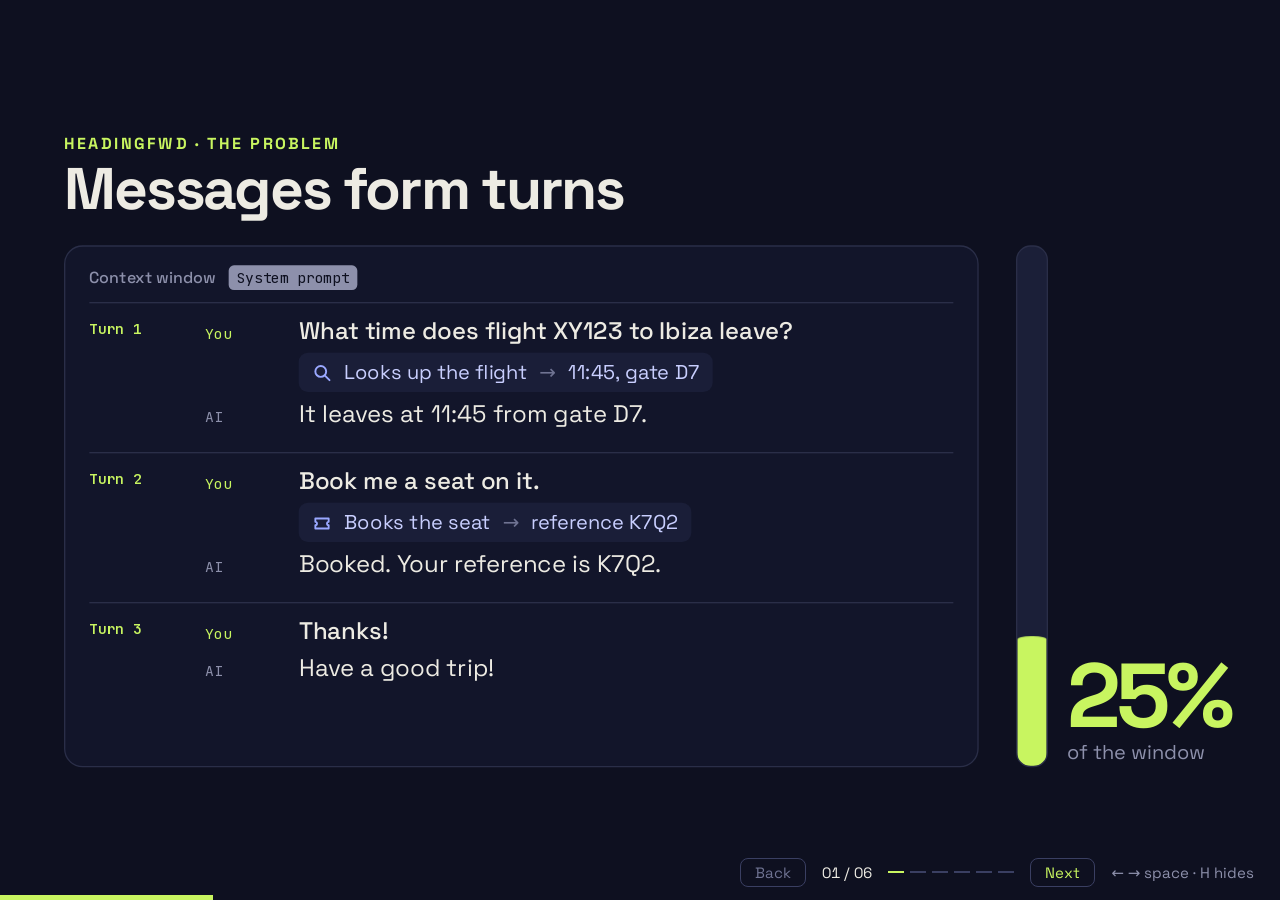
<file: docs/motion-graph/index.html>
<!doctype html>
<html lang="en">
<head>
<meta charset="utf-8">
<meta name="viewport" content="width=device-width, initial-scale=1">
<title>Conversation cluster memory</title>
<link rel="stylesheet" href="design-system/tokens.css">
<link rel="stylesheet" href="theme.css">
<style>
  /* Made for a 16:9 video that is watched on a phone, where the frame shrinks to a fifth.
     So: few elements, large type. Every slide is laid out on a fixed 1920x1080 stage that is
     scaled to fit the window; all sizes below are in stage pixels. */
  html, body { height: 100%; margin: 0; overflow: hidden; background: var(--mg-bg); }
  body { font-family: var(--mg-font); color: var(--mg-ink); }

  .stage {
    position: absolute;
    left: 50%;
    top: 50%;
    width: 1920px;
    height: 1080px;
    transform: translate(-50%, -50%) scale(var(--s, 1));
  }
  .sr-only { position: absolute; width: 1px; height: 1px; overflow: hidden; clip-path: inset(50%); }

  /* Slide frame and caption */
  .slide { width: 100%; height: 100%; box-sizing: border-box; padding: 64px 96px; display: flex; flex-direction: column; gap: 40px; }
  .head { display: flex; flex-direction: column; gap: 10px; }
  .eyebrow { margin: 0; font-size: 24px; font-weight: 700; letter-spacing: 0.16em; text-transform: uppercase; color: var(--mg-accent); }
  .title { margin: 0; font-size: 88px; font-weight: 700; letter-spacing: -0.035em; line-height: 1; }
  .title.small { font-size: 80px; }
  .sub { margin: 6px 0 0; font-size: 34px; color: var(--mg-muted); }
  .body { flex-grow: 1; display: flex; gap: 56px; min-height: 0; }
  svg { display: block; flex-shrink: 0; }

  /* Context window */
  .window { flex-grow: 1; min-width: 0; border: 2px solid var(--mg-line); border-radius: 28px; padding: 28px 36px; display: flex; flex-direction: column; gap: 18px; background: var(--mg-panel); }
  .window.rows { gap: 14px; }
  .window-head { display: flex; align-items: center; gap: 20px; }
  .window-head.ruled { padding-bottom: 10px; border-bottom: 2px solid var(--mg-line); }
  .window-label { font-size: 24px; font-weight: 500; color: var(--mg-muted); }
  .chip-sys { font-family: var(--mg-mono); font-size: 22px; color: var(--mg-bg); background: var(--mg-muted); border-radius: 8px; padding: 4px 12px; }

  /* Slide 1: whole turns */
  .turn { display: grid; grid-template-columns: 150px minmax(0, 1fr); column-gap: 24px; padding-top: 6px; border-top: 2px solid var(--mg-line); }
  .turn-num { font-family: var(--mg-mono); font-size: 22px; font-weight: 600; color: var(--mg-accent); padding-top: 18px; }
  .turn-msgs { display: flex; flex-direction: column; gap: 10px; padding: 12px 0 16px; }
  .msg { display: flex; align-items: baseline; gap: 20px; }
  .role { width: 120px; flex-shrink: 0; font-family: var(--mg-mono); font-size: 22px; color: var(--mg-muted); }
  .role.you { color: var(--mg-accent); }
  .text { font-size: 36px; }
  .text.you { font-weight: 500; }
  .lookup { margin-left: 140px; align-self: flex-start; display: flex; align-items: center; gap: 18px; background: var(--mg-panel-raised); border-radius: 14px; padding: 10px 20px; font-size: 30px; color: var(--mg-lookup-text); }
  .lookup svg { width: 30px; height: 30px; color: var(--mg-lookup); }
  .lookup .then { color: var(--mg-faint); }

  /* Fill meter */
  .meter { width: 300px; flex-shrink: 0; display: flex; gap: 28px; }
  .meter-track { position: relative; width: 44px; border-radius: 22px; background: var(--mg-track); border: 2px solid var(--mg-line); overflow: hidden; }
  .meter-fill { position: absolute; inset: 0; background: var(--mg-accent); border-radius: 20px; transform-origin: center bottom; }
  .meter-text { display: flex; flex-direction: column; justify-content: flex-end; gap: 4px; padding-bottom: 4px; }
  .meter-was { font-size: 26px; color: var(--mg-muted); }
  .meter-nums { position: relative; height: 124px; }
  .meter-num { position: absolute; left: 0; bottom: 0; font-size: 136px; font-weight: 700; letter-spacing: -0.05em; line-height: 0.9; color: var(--mg-accent); }
  .meter-caption { font-size: 30px; color: var(--mg-muted); }

  /* Slides 2 and 6: one row per turn */
  .row { display: flex; align-items: center; gap: 24px; min-height: 46px; }
  .row-num { width: 110px; flex-shrink: 0; font-family: var(--mg-mono); font-size: 22px; font-weight: 600; color: var(--mg-accent); }
  .row-q { min-width: 0; font-size: 30px; font-weight: 500; white-space: nowrap; overflow: hidden; text-overflow: ellipsis; }
  .row.old .row-num { color: var(--mg-faint); }
  .row.old .row-q { color: var(--mg-soft); }
  .tag { flex-shrink: 0; display: flex; align-items: center; gap: 10px; background: var(--mg-panel-raised); border-radius: 10px; padding: 4px 14px; font-size: 22px; color: var(--mg-lookup-text); white-space: nowrap; }
  .tag svg { width: 20px; height: 20px; color: var(--mg-lookup); }
  .row.compact { min-height: 36px; gap: 18px; }
  .row.compact .row-num { width: 100px; font-size: 20px; }
  .row.compact .row-q { font-size: 26px; }
  .row.compact .tag { gap: 8px; padding: 3px 12px; font-size: 19px; }
  .row.compact .tag svg { width: 18px; height: 18px; }

  /* Slides 3 and 4: cost per question */
  .chart { flex-grow: 1; min-width: 0; display: flex; flex-direction: column; gap: 18px; }
  .chart-label { font-family: var(--mg-mono); font-size: 24px; font-weight: 600; color: var(--mg-muted); }
  .plot { position: relative; flex-grow: 1; min-height: 0; display: flex; align-items: flex-end; gap: 32px; border-bottom: 3px solid var(--mg-line-strong); }
  .plot.dense { gap: 22px; }
  .col { flex: 1 1 0; height: 100%; display: flex; flex-direction: column; justify-content: flex-end; align-items: center; gap: 12px; }
  .bar { width: 100%; background: var(--mg-bar); border-radius: 10px 10px 0 0; }
  .bar.first { background: var(--mg-soft); }
  .bar.hot { background: var(--mg-accent); }
  .bar.next { background: var(--mg-bar-strong); }
  .bar.full { background: var(--mg-danger); }
  .bar-label { font-size: 40px; font-weight: 700; letter-spacing: -0.03em; line-height: 1; color: var(--mg-soft); }
  .bar-label.big { font-size: 72px; color: var(--mg-accent); }
  .axis { display: flex; justify-content: space-between; align-items: baseline; font-size: 32px; font-weight: 500; }
  .axis .later { color: var(--mg-muted); }
  .limit { position: absolute; left: 0; right: 0; bottom: 90%; border-top: 3px dashed var(--mg-danger); }
  .limit-label { position: absolute; left: 0; bottom: calc(90% + 12px); font-family: var(--mg-mono); font-size: 24px; font-weight: 600; color: var(--mg-danger); }

  .ask { width: 520px; flex-shrink: 0; display: flex; flex-direction: column; justify-content: center; gap: 28px; }
  .ask-label { font-family: var(--mg-mono); font-size: 24px; font-weight: 600; color: var(--mg-accent); }
  .ask-q { margin: 0; font-size: 60px; font-weight: 700; letter-spacing: -0.03em; line-height: 1.1; }
  .error { align-self: flex-start; display: flex; align-items: center; gap: 18px; border: 3px solid var(--mg-danger); border-radius: 18px; padding: 20px 26px; font-size: 36px; font-weight: 700; color: var(--mg-danger); }
  .error svg { width: 36px; height: 36px; }
  .error.small { padding: 16px 22px; font-size: 30px; }
  .error.small svg { width: 30px; height: 30px; }

  /* Slide 5: today versus one way to solve it */
  .today { width: 700px; flex-shrink: 0; box-sizing: border-box; background: var(--mg-danger-ground); border: 2px solid var(--mg-danger-line); border-radius: 28px; padding: 48px; display: flex; flex-direction: column; justify-content: space-between; }
  .today-label { font-family: var(--mg-mono); font-size: 26px; font-weight: 600; color: var(--mg-danger-text); }
  .today-mid { display: flex; flex-direction: column; gap: 22px; }
  .today-q { margin: 0; font-size: 40px; font-weight: 500; color: var(--mg-body); }
  .statement { margin: 0; font-size: 64px; font-weight: 700; letter-spacing: -0.035em; line-height: 1.05; }
  .pointer { display: flex; align-items: center; color: var(--mg-faint); }
  .pointer svg { width: 56px; height: 56px; }
  .ideas { flex-grow: 1; display: flex; flex-direction: column; justify-content: center; gap: 36px; padding: 16px 0; }
  .ideas-label { font-family: var(--mg-mono); font-size: 26px; font-weight: 600; color: var(--mg-accent); }
  .idea { display: flex; align-items: flex-start; gap: 32px; }
  .idea-num { width: 72px; flex-shrink: 0; font-size: 80px; font-weight: 700; letter-spacing: -0.05em; line-height: 0.9; color: var(--mg-accent); }
  .idea-text { display: flex; flex-direction: column; gap: 6px; }
  .idea-title { font-size: 48px; font-weight: 700; letter-spacing: -0.02em; line-height: 1.1; }
  .idea-sub { font-size: 28px; color: var(--mg-muted); }

  /* Slide 6: archive and current conversation */
  .archive { width: 540px; flex-shrink: 0; box-sizing: border-box; background: var(--mg-archive); border: 3px dashed var(--mg-line-strong); border-radius: 28px; padding: 26px 28px; display: flex; flex-direction: column; gap: 16px; }
  .zone-head { display: flex; align-items: center; gap: 14px; font-size: 40px; font-weight: 700; }
  .zone-head svg { width: 34px; height: 34px; color: var(--mg-soft); }
  .zone-sub { margin-top: -6px; font-size: 26px; color: var(--mg-muted); }
  .topic { border: 2px solid var(--mg-line); background: var(--mg-panel); border-radius: 20px; padding: 18px 22px; display: flex; flex-direction: column; gap: 8px; }
  .topic-name { font-size: 34px; font-weight: 700; }
  .topic-items { font-size: 24px; color: var(--mg-soft); }
  .hit { background: var(--mg-accent-soft); border: 2px solid var(--mg-accent); border-radius: 12px; padding: 8px 14px; font-size: 26px; font-weight: 600; }
  .bridge { width: 170px; flex-shrink: 0; display: flex; flex-direction: column; align-items: center; justify-content: center; gap: 10px; text-align: center; }
  .bridge-label { font-family: var(--mg-mono); font-size: 22px; font-weight: 600; color: var(--mg-accent); }
  .bridge svg { width: 130px; height: 40px; color: var(--mg-accent); }
  .bridge-sub { font-size: 22px; color: var(--mg-muted); }
  .window.convo { padding: 24px 32px; gap: 10px; }
  .convo-title { font-size: 30px; font-weight: 700; }
  .found { margin-top: 6px; display: flex; align-items: center; gap: 14px; background: var(--mg-accent-soft); border: 2px solid var(--mg-accent); border-radius: 14px; padding: 10px 18px; font-size: 28px; font-weight: 600; }
  .found svg { width: 26px; height: 26px; color: var(--mg-accent); }
  .exchange { margin-top: auto; display: flex; flex-direction: column; gap: 8px; border-top: 2px solid var(--mg-line); padding-top: 14px; }
  .exchange .msg { gap: 18px; }
  .exchange .role { width: 100px; font-size: 20px; }
  .exchange .text { font-size: 32px; }
  .exchange .text.you { font-weight: 600; }

  /* Controls: hidden with H while recording */
  #progress { position: absolute; left: 0; bottom: 0; height: 0.6vh; background: var(--mg-accent); transition: width 0.4s ease; }
  .controls { position: absolute; right: 2vw; bottom: 1.5vh; display: flex; align-items: center; gap: 16px; font-size: 15px; color: var(--mg-muted); }
  .controls[hidden] { display: none; }
  .btn { font: inherit; color: var(--mg-accent); background: transparent; border: 1px solid var(--mg-line-strong); border-radius: 8px; padding: 4px 14px; cursor: pointer; }
  .btn:hover:not(:disabled) { border-color: var(--mg-accent); }
  .btn:focus-visible { outline: 1px solid var(--mg-accent); outline-offset: 2px; }
  .btn:disabled { color: var(--mg-faint); cursor: default; }
  .indicator { color: var(--mg-ink); font-variant-numeric: tabular-nums; }
  .ticks { display: flex; gap: 6px; margin: 0; padding: 0; list-style: none; }
  .ticks li { width: 16px; height: 2px; background: var(--mg-line-strong); }
  .ticks li.on { background: var(--mg-accent); }

  /* Animations: every one runs once and holds its end state. No timers, no loops. */
  .anim {
    animation-duration: var(--dur, 600ms);
    animation-delay: var(--d, 0ms);
    animation-fill-mode: both;
    animation-iteration-count: 1;
    animation-timing-function: cubic-bezier(0.2, 0.7, 0.2, 1);
  }
  .a-fade { animation-name: fade; }
  .a-rise { animation-name: rise; }
  .a-pop { animation-name: pop; transform-origin: center; }
  .a-grow { animation-name: grow; transform-origin: left center; }
  .a-grow-up { animation-name: grow-up; transform-origin: center bottom; --dur: 500ms; }
  .a-light { animation-name: light; --dur: 700ms; }

  @keyframes fade { from { opacity: 0; } }
  @keyframes rise { from { opacity: 0; transform: translateY(24px); } }
  @keyframes pop { from { opacity: 0; transform: scale(0.4); } }
  @keyframes grow { from { transform: scaleX(0); } }
  @keyframes grow-up { from { transform: scaleY(0); } }
  @keyframes light { from { background: var(--mg-panel-raised); border-color: var(--mg-panel-raised); } }

  @media (prefers-reduced-motion: reduce) {
    .anim { animation-duration: 1ms !important; animation-delay: 0ms !important; }
  }
</style>
</head>
<body>
<main class="surface">
  <div class="stage"></div>
  <p class="sr-only" id="step-title" aria-live="polite"></p>
  <div id="progress"></div>
  <nav class="controls" aria-label="Steps">
    <button class="btn" type="button" data-dir="-1">Back</button>
    <span class="indicator" data-testid="step-indicator"></span>
    <ol class="ticks" aria-hidden="true"></ol>
    <button class="btn" type="button" data-dir="1">Next</button>
    <span>← → space · H hides</span>
  </nav>
</main>

<script>
"use strict";

const stage = document.querySelector(".stage");
const liveTitle = document.getElementById("step-title");
const controls = document.querySelector(".controls");
const indicator = document.querySelector(".indicator");
const ticks = document.querySelector(".ticks");
const [backButton, nextButton] = controls.querySelectorAll(".btn");
const REDUCED = matchMedia("(prefers-reduced-motion: reduce)").matches;

/* ---------- small builders ---------- */

function h(parent, tag, cls, text) {
  const el = document.createElement(tag);
  if (cls) el.className = cls;
  if (text !== undefined) el.textContent = text;
  parent.appendChild(el);
  return el;
}

// Give an element a one-shot animation, with a delay in ms and optional custom properties.
function anim(el, name, delay = 0, vars = {}) {
  el.classList.add("anim", "a-" + name);
  el.style.setProperty("--d", delay + "ms");
  for (const [key, value] of Object.entries(vars)) el.style.setProperty("--" + key, value);
  return el;
}

// Line icons; they take their colour from the CSS `color` of their parent.
const ICONS = {
  search: '<svg viewBox="0 0 24 24" fill="none" stroke="currentColor" stroke-width="2.3" stroke-linecap="round" aria-hidden="true"><circle cx="10.5" cy="10.5" r="6.5"/><path d="M15.5 15.5 21 21"/></svg>',
  ticket: '<svg viewBox="0 0 24 24" fill="none" stroke="currentColor" stroke-width="2.2" stroke-linecap="round" stroke-linejoin="round" aria-hidden="true"><path d="M4 7h16v4a2 2 0 0 0 0 4v4H4v-4a2 2 0 0 0 0-4z"/></svg>',
  cross: '<svg viewBox="0 0 24 24" fill="none" stroke="currentColor" stroke-width="2.6" stroke-linecap="round" aria-hidden="true"><path d="M6 6l12 12M18 6 6 18"/></svg>',
  arrow: '<svg viewBox="0 0 24 24" fill="none" stroke="currentColor" stroke-width="2" stroke-linecap="round" stroke-linejoin="round" aria-hidden="true"><path d="M4 12h15M13 6l6 6-6 6"/></svg>',
  long: '<svg viewBox="0 0 130 40" fill="none" stroke="currentColor" stroke-width="4" stroke-linecap="round" stroke-linejoin="round" aria-hidden="true"><path d="M6 20h112M98 6l20 14-20 14"/></svg>',
  archive: '<svg viewBox="0 0 24 24" fill="none" stroke="currentColor" stroke-width="2" stroke-linecap="round" stroke-linejoin="round" aria-hidden="true"><rect x="3" y="4" width="18" height="5" rx="1"/><path d="M5 9v10a1 1 0 0 0 1 1h12a1 1 0 0 0 1-1V9M10 13h4"/></svg>',
};

function icon(parent, name) {
  parent.insertAdjacentHTML("beforeend", ICONS[name]);
  return parent.lastElementChild;
}

const pad = (i) => String(i).padStart(2, "0");

/* ---------- shared pieces ---------- */

function caption(slide, step) {
  const head = h(slide, "header", "head");
  anim(h(head, "p", "eyebrow", "HeadingFWD · " + step.section), "rise", 0);
  anim(h(head, "h1", step.small ? "title small" : "title", step.title), "rise", 80);
  if (step.sub) anim(h(head, "p", "sub", step.sub), "rise", 160);
}

function windowPanel(parent, cls = "window", ruled = false) {
  const win = h(parent, "section", cls);
  const head = h(win, "div", ruled ? "window-head ruled" : "window-head");
  h(head, "span", "window-label", "Context window");
  h(head, "span", "chip-sys", "System prompt");
  return win;
}

// Fill meter beside the window. steps: [[ms, percent], ...]; the first is the start.
function meter(parent, steps, was) {
  const T = steps[steps.length - 1][0] + 300;
  const duration = REDUCED ? 1 : T;
  const box = h(parent, "aside", "meter");
  const fill = h(h(box, "div", "meter-track"), "div", "meter-fill");
  const frames = [{ transform: `scaleY(${steps[0][1] / 100})`, offset: 0 }];
  for (let k = 1; k < steps.length; k++) {
    frames.push({ transform: `scaleY(${steps[k - 1][1] / 100})`, offset: steps[k][0] / T });
    frames.push({ transform: `scaleY(${steps[k][1] / 100})`, offset: (steps[k][0] + 250) / T });
  }
  frames.push({ transform: `scaleY(${steps[steps.length - 1][1] / 100})`, offset: 1 });
  fill.animate(frames, { duration, fill: "both" });

  const text = h(box, "div", "meter-text");
  if (was !== undefined) anim(h(text, "span", "meter-was", `was ${was}%`), "fade", T - 300);
  const nums = h(text, "div", "meter-nums");
  steps.forEach(([t, pct], k) => {
    const label = h(nums, "span", "meter-num", pct + "%");
    const last = k === steps.length - 1;
    const f = [{ opacity: k === 0 ? 1 : 0, offset: 0 }];
    if (k > 0) f.push({ opacity: 0, offset: t / T }, { opacity: 1, offset: (t + 1) / T });
    if (!last) f.push({ opacity: 1, offset: steps[k + 1][0] / T }, { opacity: 0, offset: (steps[k + 1][0] + 1) / T });
    f.push({ opacity: last ? 1 : 0, offset: 1 });
    label.animate(f, { duration, fill: "both" });
  });
  h(text, "span", "meter-caption", "of the window");
}

// One turn as a row: its number, the user's question, and what the AI looked up for it.
function turnRow(parent, n, question, lookup, cls = "row") {
  const row = h(parent, "div", cls);
  h(row, "span", "row-num", "Turn " + n);
  h(row, "span", "row-q", question);
  if (lookup) {
    const tag = h(row, "span", "tag");
    icon(tag, "search");
    tag.append(lookup);
  }
  return row;
}

/* ---------- the conversation ---------- */

// Turns 1-3 in full: what the user says, what the AI looks up, what it answers.
const FULL_TURNS = [
  [
    ["you", "What time does flight XY123 to Ibiza leave?"],
    ["lookup", "search", "Looks up the flight", "11:45, gate D7"],
    ["ai", "It leaves at 11:45 from gate D7."],
  ],
  [
    ["you", "Book me a seat on it."],
    ["lookup", "ticket", "Books the seat", "reference K7Q2"],
    ["ai", "Booked. Your reference is K7Q2."],
  ],
  [
    ["you", "Thanks!"],
    ["ai", "Have a good trip!"],
  ],
];

// Turns 1-10 as rows, and the turns 11-20 that follow them.
const FIRST_TEN = [
  ["What time does flight XY123 to Ibiza leave?", "looks up the flight"],
  ["Book me a seat on it.", "books the seat"],
  ["Thanks!", ""],
  ["Is there a lounge near gate D7?", "looks up the airport"],
  ["What will the weather be in Ibiza?", "checks the forecast"],
  ["Find a hotel near the beach.", "searches hotels"],
  ["Book the second one.", "books the hotel"],
  ["Add breakfast, please.", "changes the booking"],
  ["When can I check in?", ""],
  ["Rent a car for three days.", "searches car rentals"],
];

const NEXT_TEN = [
  ["Which beaches are quiet in May?", "searches beaches"],
  ["How far is Cala Comte from the hotel?", "checks the map"],
  ["Book a table for dinner on Friday.", "books the table"],
  ["Is that place good for vegetarians?", "reads reviews"],
  ["Great, thanks.", ""],
  ["What should I pack?", ""],
  ["Do I need a power adapter?", ""],
  ["Find a boat trip to Formentera.", "searches trips"],
  ["Book two seats on the morning one.", "books the trip"],
  ["When do I need to be at the port?", "checks the ticket"],
];

// Window fill after each question; the cost of a question follows it.
const FILL_BY_TURN = [16, 21, 25, 29, 34, 38, 43, 47, 52, 56, 61, 65, 70];

/* ---------- the scenes ---------- */

function sceneTurns(slide) {
  const body = h(slide, "div", "body");
  const win = anim(windowPanel(body), "fade", 0);
  const fill = [12, 16, 21, 25];
  const steps = [[0, 0], [500, fill[0]]];
  let delay = 600;
  FULL_TURNS.forEach((messages, t) => {
    const turn = anim(h(win, "div", "turn"), "fade", delay);
    h(turn, "span", "turn-num", "Turn " + (t + 1));
    const list = h(turn, "div", "turn-msgs");
    delay += 150;
    for (const message of messages) {
      if (message[0] === "lookup") {
        const [, kind, action, result] = message;
        const row = anim(h(list, "div", "lookup"), "rise", delay);
        icon(row, kind);
        h(row, "span", "", action);
        h(row, "span", "then", "→");
        h(row, "span", "", result);
      } else {
        const [who, content] = message;
        const row = anim(h(list, "div", "msg"), "rise", delay);
        h(row, "span", who === "you" ? "role you" : "role", who === "you" ? "You" : "AI");
        h(row, "span", who === "you" ? "text you" : "text", content);
      }
      delay += 220;
    }
    steps.push([delay, fill[t + 1]]);
    delay += 300;
  });
  meter(body, steps);
}

function sceneFill(slide) {
  const body = h(slide, "div", "body");
  const win = windowPanel(body, "window rows", true);
  const steps = [[0, 25]];
  FIRST_TEN.forEach(([question, lookup], i) => {
    if (i < 3) {
      turnRow(win, i + 1, question, lookup, "row old");
      return;
    }
    const delay = 300 + (i - 3) * 320;
    anim(turnRow(win, i + 1, question, lookup), "rise", delay);
    steps.push([delay + 150, FILL_BY_TURN[i]]);
  });
  meter(body, steps, 25);
}

function sceneCost(slide) {
  const chart = h(slide, "section", "chart");
  h(chart, "span", "chart-label", "Cost per question");
  const plot = h(chart, "div", "plot");
  const max = FILL_BY_TURN[FILL_BY_TURN.length - 1];
  const last = FILL_BY_TURN.length - 1;
  FILL_BY_TURN.forEach((value, i) => {
    const col = h(plot, "div", "col");
    const delay = 200 + i * 150;
    if (i === 0) anim(h(col, "span", "bar-label", "1×"), "fade", delay + 300);
    if (i === last) anim(h(col, "span", "bar-label big", "4×"), "pop", delay + 500);
    const bar = h(col, "div", i === 0 ? "bar first" : i === last ? "bar hot" : "bar");
    bar.style.height = Math.round((value / max) * 82) + "%";
    anim(bar, "grow-up", delay);
  });
  const axis = h(chart, "div", "axis");
  h(axis, "span", "", "Question 1");
  h(axis, "span", "later", "later questions →");
}

// The chart of step 3 goes on until one large lookup hits the limit.
function sceneFull(slide) {
  const body = h(slide, "div", "body");
  body.style.gap = "64px";
  const chart = h(body, "section", "chart");
  h(chart, "span", "chart-label", "Cost per question");
  const plot = h(chart, "div", "plot dense");
  h(plot, "div", "limit");
  const values = [...FILL_BY_TURN, 74, 100];
  const last = values.length - 1;
  values.forEach((value, i) => {
    const col = h(plot, "div", "col");
    const bar = h(col, "div", i === last ? "bar full" : i === last - 1 ? "bar next" : "bar");
    bar.style.height = Math.round(value * 0.9) + "%";
    if (i === last - 1) anim(bar, "grow-up", 300);
    if (i === last) anim(bar, "grow-up", 1000, { dur: "800ms" });
  });
  anim(h(plot, "span", "limit-label", "Window full"), "pop", 1800);
  const axis = h(chart, "div", "axis");
  h(axis, "span", "", "Question 1");
  h(axis, "span", "later", "later questions →");

  const ask = h(body, "aside", "ask");
  anim(h(ask, "span", "ask-label", "New question"), "rise", 2300);
  anim(h(ask, "p", "ask-q", "“What time does my flight leave?”"), "rise", 2400);
  const error = anim(h(ask, "div", "error"), "rise", 3100);
  icon(error, "cross");
  h(error, "span", "", "No room for an answer");
}

const IDEAS = [
  ["Keep the newest turns", "The last ten stay as they are."],
  ["Summarise older turns", "Older talk becomes short notes per topic."],
  ["Look up what is needed", "Details come back only when a question asks for them."],
];

function sceneFix(slide) {
  const body = h(slide, "div", "body");
  body.style.gap = "40px";
  const today = anim(h(body, "section", "today"), "rise", 0);
  h(today, "span", "today-label", "Today");
  const mid = h(today, "div", "today-mid");
  h(mid, "p", "today-q", "“What time does my flight leave?”");
  const error = h(mid, "div", "error small");
  icon(error, "cross");
  h(error, "span", "", "No room for an answer");
  anim(h(today, "p", "statement", "A user should never see this."), "rise", 700);

  icon(anim(h(body, "div", "pointer"), "fade", 1500), "arrow");

  const ideas = h(body, "section", "ideas");
  anim(h(ideas, "span", "ideas-label", "One way to solve it"), "fade", 1800);
  IDEAS.forEach(([title, sub], k) => {
    const idea = anim(h(ideas, "div", "idea"), "rise", 2100 + k * 450);
    h(idea, "span", "idea-num", String(k + 1));
    const text = h(idea, "div", "idea-text");
    h(text, "span", "idea-title", title);
    h(text, "span", "idea-sub", sub);
  });
}

const TOPICS = [
  ["Flight", "Flight XY123 to Ibiza · lounge"],
  ["Hotel", "Beach hotel · booking · breakfast"],
  ["Car and weather", "Forecast · car for three days"],
];

// Old turns sit in the archive by topic; a question brings back only the part it needs.
function sceneArchive(slide) {
  const body = h(slide, "div", "body");
  body.style.gap = "0";

  const archive = anim(h(body, "section", "archive"), "fade", 0);
  const head = h(archive, "div", "zone-head");
  icon(head, "archive");
  h(head, "span", "", "Archive");
  h(archive, "span", "zone-sub", "Turns 1–10, stored by topic");
  let hit;
  TOPICS.forEach(([name, items], k) => {
    const topic = anim(h(archive, "div", "topic"), "rise", 200 + k * 150);
    h(topic, "span", "topic-name", name);
    h(topic, "span", "topic-items", items);
    if (k === 0) hit = h(topic, "div", "hit", "Booked · reference K7Q2");
  });

  const bridge = h(body, "div", "bridge");
  anim(h(bridge, "span", "bridge-label", "brought in"), "fade", 2300);
  anim(icon(bridge, "long"), "grow", 2300);
  anim(h(bridge, "span", "bridge-sub", "only what the question needs"), "fade", 2500);

  const convo = anim(h(body, "section", "window convo"), "fade", 0);
  const convoHead = h(convo, "div", "window-head ruled");
  h(convoHead, "span", "convo-title", "Current conversation");
  h(convoHead, "span", "chip-sys", "System prompt");
  NEXT_TEN.forEach(([question, lookup], i) => turnRow(convo, 11 + i, question, lookup, "row compact"));
  const found = anim(h(convo, "div", "found"), "rise", 2800);
  icon(found, "archive");
  h(found, "span", "", "From the archive: reference K7Q2");
  const exchange = h(convo, "div", "exchange");
  const question = anim(h(exchange, "div", "msg"), "rise", 1000);
  h(question, "span", "role you", "Turn 21");
  h(question, "span", "text you", "Do you remember my booking reference?");
  const answer = anim(h(exchange, "div", "msg"), "rise", 3400);
  h(answer, "span", "role", "AI");
  h(answer, "span", "text", "Yes, it is K7Q2, for flight XY123.");

  // The matching part of the archive lights up before it moves over.
  anim(hit, "light", 1800);
}

/* ---------- steps ---------- */

const STEPS = [
  { section: "The problem", title: "Messages form turns", scene: sceneTurns },
  { section: "The problem", title: "Every turn fills the window", scene: sceneFill },
  { section: "The problem", title: "Each question costs more", sub: "Every question sends the whole conversation again.", scene: sceneCost },
  { section: "The problem", title: "A full window cannot answer", sub: "One large lookup takes the last of the space.", scene: sceneFull },
  { section: "The fix", title: "A common problem for AI assistants", sub: "And there are many ways to solve it.", scene: sceneFix },
  { section: "Remembering", title: "New turns stay, old ones go to the archive", small: true, scene: sceneArchive },
];

let current = 0;

function show(index) {
  current = Math.max(0, Math.min(STEPS.length - 1, index));
  const step = STEPS[current];
  stage.replaceChildren();
  const slide = h(stage, "div", "slide");
  caption(slide, step);
  step.scene(slide);
  liveTitle.textContent = step.title;
  indicator.textContent = pad(current + 1) + " / " + pad(STEPS.length);
  document.getElementById("progress").style.width = ((current + 1) / STEPS.length) * 100 + "%";
  [...ticks.children].forEach((li, i) => li.classList.toggle("on", i === current));
  backButton.disabled = current === 0;
  nextButton.disabled = current === STEPS.length - 1;
}

// Scale the 1920x1080 stage to fit the window.
function fit() {
  stage.style.setProperty("--s", Math.min(innerWidth / 1920, innerHeight / 1080));
}

for (let i = 0; i < STEPS.length; i++) h(ticks, "li");

controls.addEventListener("click", (event) => {
  const button = event.target.closest(".btn");
  if (button) show(current + Number(button.dataset.dir));
});

const KEYS = {
  ArrowRight: 1, ArrowDown: 1, PageDown: 1, " ": 1,
  ArrowLeft: -1, ArrowUp: -1, PageUp: -1,
};

document.addEventListener("keydown", (event) => {
  if (event.altKey || event.ctrlKey || event.metaKey) return;
  if (event.key === "h" || event.key === "H") {
    controls.hidden = !controls.hidden;
    return;
  }
  const dir = KEYS[event.key];
  if (dir === undefined) return;
  // Also stops Space and arrows from activating a focused button a second time.
  event.preventDefault();
  if (!event.repeat) show(current + dir);
});

addEventListener("resize", fit);
fit();
show(0);
</script>
</body>
</html>
</file>
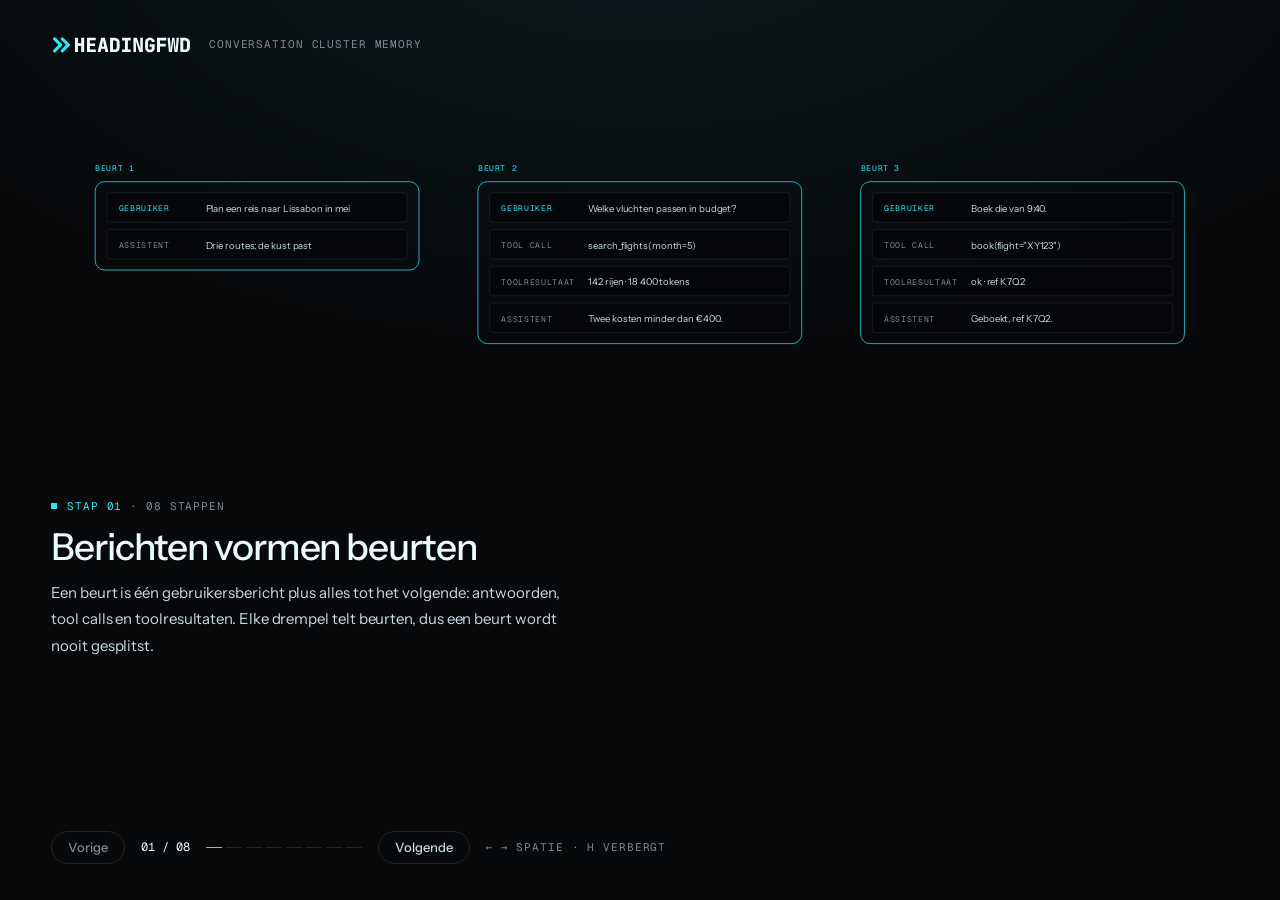
<file: docs/motion-graph/index.nl.html>
<!doctype html>
<html lang="nl">
<head>
<meta charset="utf-8">
<meta name="viewport" content="width=device-width, initial-scale=1">
<title>Conversation cluster memory</title>
<link rel="stylesheet" href="design-system/tokens.css">
<link rel="stylesheet" href="design-system/bundle.css">
<style>
  /* Type: Instrument Sans for headings and text, Geist Mono for labels (both SIL OFL, self-hosted). */
  @font-face { font-family: "Instrument Sans"; src: url("fonts/instrument-sans-latin-wght-normal.woff2") format("woff2"); font-weight: 400 700; font-display: block; }
  @font-face { font-family: "Geist Mono"; src: url("fonts/geist-mono-latin-wght-normal.woff2") format("woff2"); font-weight: 100 900; font-display: block; }
  :root {
    --ccm-sans: "Instrument Sans", "Helvetica Neue", Arial, sans-serif;
    --ccm-mono: "Geist Mono", ui-monospace, Menlo, Consolas, monospace;
  }
  body { font-family: var(--ccm-sans); font-size: var(--hf-text-lg); letter-spacing: -0.005em; }
  .hf-heading { font-family: var(--ccm-sans); font-weight: 500; letter-spacing: -0.03em; line-height: 1.1; }
  .hf-label, .hf-tag, .indicator { font-family: var(--ccm-mono); }
  .hf-label { letter-spacing: 0.08em; }
  .caption .hf-label .accent::before {
    content: ""; display: inline-block; width: 6px; height: 6px; margin-right: 10px;
    background: var(--hf-accent); vertical-align: 0.1em;
  }

  /* Layout: the diagram fills the top half, text and controls the bottom-left quarter.
     The bottom-right quarter stays empty for the camera overlay. */
  html, body { height: 100%; overflow: hidden; }

  .surface { position: relative; height: 100%; }

  .brand {
    position: absolute;
    top: var(--hf-space-xl);
    left: 4vw;
    display: flex;
    align-items: center;
    gap: var(--hf-space-md);
  }
  .brand img { height: 22px; width: auto; display: block; }

  .stage { position: absolute; top: 11vh; left: 4vw; width: 92vw; height: 38vh; }

  .caption { position: absolute; top: 54vh; left: 4vw; width: 42vw; }
  .caption .hf-heading { font-size: clamp(28px, 2.9vw, 44px); margin: var(--hf-space-xs) 0 var(--hf-space-sm); }
  .caption .body { margin: 0; max-width: 62ch; }
  .accent { color: var(--hf-accent); }

  .metric { display: flex; align-items: baseline; gap: var(--hf-space-sm); margin: var(--hf-space-md) 0 0; }
  .metric .counter {
    font-size: var(--hf-display-lg);
    font-family: var(--ccm-sans);
    font-weight: 500;
    line-height: var(--hf-leading-display);
    letter-spacing: -0.03em;
    color: var(--hf-ed-ink-strong);
    font-variant-numeric: tabular-nums;
  }

  .params { display: flex; flex-wrap: wrap; gap: var(--hf-space-xs); margin: var(--hf-space-md) 0 0; padding: 0; list-style: none; }
  .params .hf-tag { text-transform: none; letter-spacing: var(--hf-tracking-body); font-size: var(--hf-text-sm); color: var(--hf-ed-ink); }

  .controls {
    position: absolute;
    left: 4vw;
    bottom: 4vh;
    display: flex;
    align-items: center;
    gap: var(--hf-space-md);
  }
  .controls[hidden] { display: none; }
  .btn {
    font: inherit;
    font-size: var(--hf-text-base);
    font-weight: 500;
    letter-spacing: 0;
    color: var(--hf-ed-ink);
    background: none;
    border: 1px solid var(--hf-rule);
    border-radius: var(--hf-radius-pill);
    padding: var(--hf-space-2xs) var(--hf-space-md);
    cursor: pointer;
  }
  .btn:hover:not(:disabled) { border-color: var(--hf-accent); color: var(--hf-accent); }
  .btn:focus-visible { outline: 1px solid var(--hf-accent); outline-offset: 2px; }
  .btn:disabled { color: var(--hf-ed-ink-dim); cursor: default; }
  .indicator { font-size: var(--hf-text-sm); color: var(--hf-ed-ink-strong); font-variant-numeric: tabular-nums; }
  .ticks { display: flex; gap: var(--hf-space-2xs); margin: 0; padding: 0; list-style: none; }
  .ticks li { width: var(--hf-space-md); height: 1px; background: var(--hf-rule); }
  .ticks li.on { background: var(--hf-accent); }

  /* SVG vocabulary */
  .stage text { font-family: var(--ccm-sans); }
  .stage .lbl { font-family: var(--ccm-mono); }
  .t { fill: var(--hf-ed-ink); font-size: var(--hf-text-xl); letter-spacing: -0.01em; }
  .t-strong { fill: var(--hf-ed-ink-strong); }
  .lbl { fill: var(--hf-ed-ink-dim); font-size: var(--hf-text-xs); letter-spacing: 0.08em; }
  .acc { fill: var(--hf-accent); }
  .card { fill: var(--hf-ed-surface-sunken); stroke: var(--hf-rule); }
  .card-acc { fill: var(--hf-ed-surface-sunken); stroke: var(--hf-accent); }
  .bar { fill: var(--hf-ed-ink-dim); }
  .bar-user, .dot, .fill-acc { fill: var(--hf-accent); }
  .hair { fill: none; stroke: var(--hf-rule); }
  .hair-strong { fill: none; stroke: var(--hf-ed-ink-dim); }
  .hair-acc { fill: none; stroke: var(--hf-accent); }
  .hair-danger { fill: none; stroke: var(--hf-danger); }
  .ring { fill: var(--hf-ed-surface); stroke: var(--hf-ed-ink-strong); stroke-width: 2; }

  /* Animations: every one runs once and holds its end state. No timers, no loops. */
  .anim {
    animation-duration: var(--dur, 600ms);
    animation-delay: var(--d, 0ms);
    animation-fill-mode: both;
    animation-iteration-count: 1;
    animation-timing-function: cubic-bezier(0.2, 0.7, 0.2, 1);
  }
  .a-fade { animation-name: fade; }
  .a-rise { animation-name: rise; }
  .a-move { animation-name: move; --dur: 1000ms; }
  .a-out { animation-name: out; }
  .a-dim { animation-name: dim; }
  .a-draw { animation-name: draw; stroke-dasharray: 1; --dur: 800ms; }
  .a-pop { animation-name: pop; transform-box: fill-box; transform-origin: center; }
  .a-grow { animation-name: grow; transform-box: fill-box; transform-origin: left center; }
  .a-collapse { animation-name: collapse; transform-box: fill-box; transform-origin: center; --dur: 900ms; }
  .a-count { animation-name: count; --dur: 1600ms; }

  @keyframes fade { from { opacity: 0; } }
  @keyframes rise { from { opacity: 0; transform: translateY(14px); } }
  @keyframes move { from { transform: translate(var(--dx, 0px), var(--dy, 0px)); } }
  @keyframes out { to { opacity: 0; } }
  @keyframes dim { to { opacity: 0.35; } }
  @keyframes draw { from { stroke-dashoffset: 1; } to { stroke-dashoffset: 0; } }
  @keyframes pop { from { opacity: 0; transform: scale(0.4); } }
  @keyframes grow { from { transform: scaleX(0); } }
  @keyframes collapse { to { opacity: 0; transform: translate(var(--dx, 0px), var(--dy, 0px)) scale(0.2); } }

  @property --n { syntax: "<integer>"; inherits: false; initial-value: 0; }
  @keyframes count { from { --n: var(--from); } to { --n: var(--to); } }
  .counter { --n: var(--to); counter-reset: n var(--n); }
  .counter::after { content: counter(n); }

  @media (prefers-reduced-motion: reduce) {
    .anim { animation-duration: 1ms !important; animation-delay: 0ms !important; }
  }
</style>
</head>
<body>
<main class="hf-editorial-surface surface">
  <header class="brand">
    <img src="design-system/headingfwd-logo-dark.svg" alt="HeadingFWD">
    <span class="hf-label">Conversation cluster memory</span>
  </header>

  <svg class="stage" viewBox="0 0 1600 400" preserveAspectRatio="xMidYMid meet" role="img" aria-labelledby="step-title"></svg>

  <section class="caption" aria-live="polite"></section>

  <nav class="controls" aria-label="Stappen">
    <button class="btn" type="button" data-dir="-1">Vorige</button>
    <span class="indicator" data-testid="step-indicator"></span>
    <ol class="ticks" aria-hidden="true"></ol>
    <button class="btn" type="button" data-dir="1">Volgende</button>
    <span class="hf-label">← → spatie · H verbergt</span>
  </nav>
</main>

<script>
"use strict";

const NS = "http://www.w3.org/2000/svg";
const stage = document.querySelector(".stage");
const caption = document.querySelector(".caption");
const controls = document.querySelector(".controls");
const indicator = document.querySelector(".indicator");
const ticks = document.querySelector(".ticks");
const [backButton, nextButton] = controls.querySelectorAll(".btn");

/* ---------- small builders ---------- */

function node(parent, tag, attrs = {}, text) {
  const el = document.createElementNS(NS, tag);
  for (const [key, value] of Object.entries(attrs)) el.setAttribute(key, value);
  if (text !== undefined) el.textContent = text;
  parent.appendChild(el);
  return el;
}

function text(parent, x, y, str, cls = "t", attrs = {}) {
  return node(parent, "text", { x, y, class: cls, ...attrs }, str);
}

// Give an element a one-shot animation, with a delay in ms and optional custom properties.
function anim(el, name, delay = 0, vars = {}) {
  el.classList.add("anim", "a-" + name);
  el.style.setProperty("--d", delay + "ms");
  for (const [key, value] of Object.entries(vars)) el.style.setProperty("--" + key, value);
  return el;
}

const pad = (i) => String(i).padStart(2, "0");

// A turn drawn small: a card with one user bar and three answer bars, its number below.
const CHIP_W = 64;
const CHIP_H = 86;
const chipX = (i, x0 = 44) => x0 + i * 84;

function chip(parent, i, x, y) {
  const g = node(parent, "g");
  node(g, "rect", { x, y, width: CHIP_W, height: CHIP_H, rx: 8, class: "card" });
  node(g, "rect", { x: x + 12, y: y + 14, width: 40, height: 6, rx: 3, class: "bar-user" });
  node(g, "rect", { x: x + 12, y: y + 30, width: 34, height: 6, rx: 3, class: "bar" });
  node(g, "rect", { x: x + 12, y: y + 46, width: 40, height: 6, rx: 3, class: "bar" });
  node(g, "rect", { x: x + 12, y: y + 62, width: 22, height: 6, rx: 3, class: "bar" });
  text(g, x + CHIP_W / 2, y + CHIP_H + 22, "B" + pad(i + 1), "lbl", { "text-anchor": "middle" });
  return g;
}

function path(parent, d, cls, attrs = {}) {
  return node(parent, "path", { d, class: cls, pathLength: 1, ...attrs });
}

/* ---------- the eight scenes ---------- */

const ROW_Y = 170;
const DOT_Y = ROW_Y + CHIP_H / 2;

function sceneTurns(svg) {
  const turns = [
    [["GEBRUIKER", "Plan een reis naar Lissabon in mei"], ["ASSISTENT", "Drie routes; de kust past"]],
    [
      ["GEBRUIKER", "Welke vluchten passen in budget?"],
      ["TOOL CALL", "search_flights(month=5)"],
      ["TOOLRESULTAAT", "142 rijen · 18 400 tokens"],
      ["ASSISTENT", "Twee kosten minder dan €400."],
    ],
    [
      ["GEBRUIKER", "Boek die van 9:40."],
      ["TOOL CALL", 'book(flight="XY123")'],
      ["TOOLRESULTAAT", "ok · ref K7Q2"],
      ["ASSISTENT", "Geboekt, ref K7Q2."],
    ],
  ];
  let delay = 0;
  turns.forEach((messages, t) => {
    const x = 60 + t * 520;
    messages.forEach(([role, content], m) => {
      const y = 95 + m * 50;
      const g = anim(node(svg, "g"), "rise", delay);
      node(g, "rect", { x: x + 16, y, width: 408, height: 40, rx: 4, class: "card" });
      text(g, x + 32, y + 25, role, role === "GEBRUIKER" ? "lbl acc" : "lbl");
      text(g, x + 150, y + 26, content, "t", { style: "font-size: var(--hf-text-base)" });
      delay += 160;
    });
    const bracket = node(svg, "g");
    const h = 20 + messages.length * 50;
    anim(node(bracket, "rect", { x, y: 80, width: 440, height: h, rx: 13, class: "hair-acc", pathLength: 1 }), "draw", delay + 100);
    anim(text(bracket, x, 66, "BEURT " + (t + 1), "lbl acc"), "fade", delay + 300);
  });
}

function windowRow(svg) {
  for (let i = 0; i < 18; i++) {
    const outer = node(svg, "g");
    if (i < 8) anim(outer, "dim", 1300);
    anim(chip(outer, i, chipX(i), ROW_Y), "pop", i * 45);
  }
}

function windowBracket(svg, delay, animate) {
  const x1 = chipX(8) - 6;
  const x2 = chipX(17) + CHIP_W + 6;
  const g = node(svg, "g");
  const p = path(g, `M${x1} 150 V136 H${x2} V150`, "hair-acc");
  const l = text(g, x1, 120, "RECENT WINDOW · LETTERLIJK MEE", "lbl acc");
  const r = text(g, x2, 120, "keep_recent_turns = 10", "t t-strong", { "text-anchor": "end" });
  if (animate) {
    anim(p, "draw", delay);
    anim(l, "fade", delay + 300);
    anim(r, "fade", delay + 400);
  }
}

function sceneWindow(svg) {
  windowRow(svg);
  windowBracket(svg, 1000, true);
  const x2 = chipX(7) + CHIP_W + 6;
  anim(path(svg, `M38 150 V136 H${x2} V150`, "hair-strong"), "draw", 1500);
  anim(text(svg, 38, 120, "UIT HET VENSTER · NOG IN HET ARCHIEF", "lbl"), "fade", 1800);
  const axis = anim(node(svg, "g"), "fade", 600);
  node(axis, "line", { x1: 40, y1: 320, x2: 1560, y2: 320, class: "hair" });
  text(axis, 40, 345, "OUDER", "lbl");
  text(axis, 1560, 345, "NIEUWER", "lbl", { "text-anchor": "end" });
}

function sceneVectors(svg) {
  for (let i = 0; i < 18; i++) {
    const g = chip(node(svg, "g"), i, chipX(i), ROW_Y);
    if (i < 8) {
      g.style.opacity = "0.35";
      anim(g, "out", 200 + i * 90);
      const dot = node(svg, "g");
      node(dot, "circle", { cx: chipX(i) + CHIP_W / 2, cy: DOT_Y, r: 8, class: "dot" });
      text(dot, chipX(i) + CHIP_W / 2, ROW_Y + CHIP_H + 22, "B" + pad(i + 1), "lbl", { "text-anchor": "middle" });
      anim(dot, "pop", 400 + i * 90);
    }
  }
  windowBracket(svg, 0, false);
  anim(text(svg, 44, 150, "B01 → [0,12, −0,48, 0,31, …] · ÉÉN VECTOR PER BEURT", "lbl acc"), "fade", 1300);
  const x2 = chipX(7) + CHIP_W + 6;
  anim(path(svg, `M38 300 V314 H${x2} V300`, "hair-acc"), "draw", 1700);
  anim(text(svg, 38, 342, "BATCH VAN 8 · min_batch_turns = 8", "lbl acc"), "fade", 2000);
  anim(text(svg, chipX(17) + CHIP_W + 6, 342, "CONTROLE ELKE 5 BEURTEN · cluster_every_n_turns = 5", "lbl", { "text-anchor": "end" }), "fade", 2300);
}

const SCATTER = [
  [380, 150], [430, 195], [470, 140],
  [760, 250], [810, 205], [850, 265],
  [1150, 140], [1210, 185],
];
const GROUPS = [
  { name: "A", members: [0, 1, 2], cx: 427, cy: 162, r: 72 },
  { name: "B", members: [3, 4, 5], cx: 807, cy: 240, r: 74 },
  { name: "C", members: [6, 7], cx: 1180, cy: 162, r: 62 },
];

function sceneCluster(svg) {
  anim(text(svg, 800, 50, "similarity(i, j) = cos(vᵢ, vⱼ) + bonus / |i − j|", "t t-strong", { "text-anchor": "middle" }), "fade", 0);
  anim(text(svg, 800, 76, "AVERAGE LINKAGE · GRENS BIJ 1 − similarity_threshold", "lbl", { "text-anchor": "middle" }), "fade", 200);

  const edges = [[0, 1], [1, 2], [0, 2], [3, 4], [4, 5], [6, 7]];
  edges.forEach(([i, j], k) => {
    const [x1, y1] = SCATTER[i];
    const [x2, y2] = SCATTER[j];
    anim(path(svg, `M${x1} ${y1} L${x2} ${y2}`, i === 4 ? "hair-acc" : "hair-strong"), "draw", 1300 + k * 80);
  });
  anim(text(svg, 900, 330, "B05–B06: cos 0,74 + bonus 0,10 = 0,84", "lbl acc", { "text-anchor": "middle" }), "fade", 1900);

  SCATTER.forEach(([x, y], i) => {
    const g = node(svg, "g");
    node(g, "circle", { cx: x, cy: y, r: 8, class: "dot" });
    text(g, x + 14, y + 4, "B" + pad(i + 1), "lbl");
    const startX = chipX(i) + CHIP_W / 2;
    anim(g, "move", i * 60, { dx: startX - x + "px", dy: DOT_Y - y + "px" });
  });

  GROUPS.forEach((group, k) => {
    anim(node(svg, "circle", { cx: group.cx, cy: group.cy, r: group.r, class: "hair-acc", pathLength: 1 }), "draw", 2000 + k * 200);
    anim(text(svg, group.cx, group.cy - group.r - 10, "CLUSTER " + group.name, "lbl acc", { "text-anchor": "middle" }), "fade", 2300 + k * 200);
  });
}

function clusterBlob(svg, cx, cy, r, dots, label, cls = "hair-strong") {
  const g = node(svg, "g");
  node(g, "circle", { cx, cy, r, class: cls });
  dots.forEach(([dx, dy]) => node(g, "circle", { cx: cx + dx, cy: cy + dy, r: 7, class: "dot" }));
  node(g, "circle", { cx, cy, r: 5, class: "ring" });
  if (label) text(g, cx, cy + r + 24, label, "lbl", { "text-anchor": "middle" });
  return g;
}

function sceneJoin(svg) {
  const C1 = [250, 200];
  const A = [980, 200];
  clusterBlob(svg, ...C1, 80, [[-45, -25], [-20, 40], [30, -45], [50, 20], [-50, 15]], "C1 · EERDERE RONDE");
  clusterBlob(svg, 560, 200, 66, [[-30, -20], [25, 25], [20, -30]], "C2 · EERDERE RONDE");

  // Batch cluster A: its hull stays and fades, its turns travel to C1.
  const aHull = node(svg, "g");
  node(aHull, "circle", { cx: A[0], cy: A[1], r: 55, class: "hair-acc" });
  text(aHull, A[0], A[1] + 55 + 24, "BATCHCLUSTER A", "lbl acc", { "text-anchor": "middle" });
  anim(aHull, "out", 2000);
  const aTurns = node(svg, "g");
  [[-25, -15], [20, 22], [28, -28]].forEach(([dx, dy]) => node(aTurns, "circle", { cx: C1[0] + dx, cy: C1[1] + dy, r: 7, class: "dot" }));
  anim(aTurns, "move", 2100, { dx: A[0] - C1[0] + "px", dy: "0px" });

  clusterBlob(svg, 1200, 200, 55, [[-22, 18], [18, -20], [25, 25]], "BATCHCLUSTER B", "hair-acc");
  clusterBlob(svg, 1420, 200, 48, [[-15, -15], [18, 15]], "BATCHCLUSTER C", "hair-acc");

  const comparisons = [
    { d: "M980 200 Q 615 10 250 200", x: 615, y: 96, label: "0,86 ≥ 0,8 → NAAR C1", cls: "lbl acc", line: "hair-acc" },
    { d: "M1200 200 Q 880 40 560 200", x: 880, y: 112, label: "0,41 MET C2", cls: "lbl", line: "hair-strong" },
    { d: "M1420 200 Q 835 -40 250 200", x: 1000, y: 62, label: "0,62 MET C1", cls: "lbl", line: "hair-strong" },
  ];
  comparisons.forEach((c, k) => {
    const g = anim(node(svg, "g"), "out", 2000);
    anim(path(g, c.d, c.line), "draw", 400 + k * 250);
    anim(text(g, c.x, c.y, c.label, c.cls, { "text-anchor": "middle" }), "fade", 900 + k * 250);
  });

  anim(text(svg, C1[0], 80, "C1 GROEIT: 5 → 8 BEURTEN", "lbl acc", { "text-anchor": "middle" }), "fade", 3000);
  anim(text(svg, 1200, 120, "NIEUW CLUSTER C3", "lbl acc", { "text-anchor": "middle" }), "fade", 2600);
  anim(text(svg, 1420, 130, "NIEUW CLUSTER C4", "lbl acc", { "text-anchor": "middle" }), "fade", 2800);
}

function sceneSummary(svg) {
  text(svg, 60, 60, "C1 · 8 BEURTEN", "lbl");
  text(svg, 1240, 60, "ARCHIEF · ORIGINELEN BLIJVEN", "lbl");
  const card = { x: 640, y: 90, w: 420, h: 220 };
  for (let i = 0; i < 8; i++) {
    const y = 80 + i * 30;
    const row = node(svg, "g");
    node(row, "rect", { x: 60, y, width: 300, height: 22, rx: 4, class: "card" });
    node(row, "rect", { x: 72, y: y + 8, width: 60, height: 6, rx: 3, class: "bar-user" });
    node(row, "rect", { x: 142, y: y + 8, width: 160, height: 6, rx: 3, class: "bar" });
    anim(row, "collapse", 400 + i * 70, {
      dx: card.x + card.w / 2 - 210 + "px",
      dy: card.y + card.h / 2 - (y + 11) + "px",
    });
    const copy = node(svg, "g", { opacity: 0.5 });
    node(copy, "rect", { x: 1240, y, width: 300, height: 22, rx: 4, class: "card" });
    node(copy, "rect", { x: 1252, y: y + 8, width: 60, height: 6, rx: 3, class: "bar-user" });
    node(copy, "rect", { x: 1322, y: y + 8, width: 160, height: 6, rx: 3, class: "bar" });
    anim(copy, "fade", 600 + i * 70);
  }
  anim(node(svg, "rect", { x: card.x, y: card.y, width: card.w, height: card.h, rx: 13, class: "card-acc" }), "pop", 1300);
  const lines = [
    ["SAMENVATTING · C1", "lbl acc"],
    ["Reis naar Lissabon, 12–16 mei.", "t t-strong"],
    ["Vluchten onder €400; geboekt:", "t t-strong"],
    ["vlucht XY123 om 9:40, ref K7Q2.", "t t-strong"],
    ["ONDERWERP reis · PERIODE mei", "lbl"],
    ["NAMEN Lissabon, XY123, K7Q2", "lbl"],
  ];
  lines.forEach(([str, cls], k) => anim(text(svg, card.x + 24, card.y + 40 + k * 30, str, cls), "rise", 1600 + k * 150));
}

function sceneNewWindow(svg) {
  anim(text(svg, 44, 60, "WAT HET MODEL ONTVANGT", "lbl"), "fade", 0);
  const memory = anim(node(svg, "g"), "rise", 100);
  node(memory, "rect", { x: 44, y: 100, width: 560, height: 236, rx: 13, class: "card-acc" });
  text(memory, 64, 128, "SYSTEEM · CONVERSATION MEMORY", "lbl acc");
  const summaries = ["P1 · jan–mrt, periode-samenvatting · 420 tok", "C1 · reis naar Lissabon · 360 tok", "C2 · recepten · 310 tok", "C3 · maandbudget · 280 tok", "C4 · tuinplan · 240 tok"];
  summaries.forEach((str, k) => {
    const g = anim(node(svg, "g"), "rise", 500 + k * 150);
    node(g, "rect", { x: 64, y: 145 + k * 36, width: 520, height: 28, rx: 4, class: "card" });
    text(g, 80, 164 + k * 36, str, "t", { style: "font-size: var(--hf-text-base)" });
  });
  anim(text(svg, 640, 128, "RECENT WINDOW · 10 BEURTEN LETTERLIJK", "lbl acc"), "fade", 1100);
  for (let i = 0; i < 10; i++) {
    anim(chip(node(svg, "g"), i + 8, chipX(i, 640), 150), "pop", 1200 + i * 50);
  }
}

function sceneRetrieval(svg) {
  const q = anim(node(svg, "g"), "rise", 0);
  node(q, "rect", { x: 40, y: 150, width: 300, height: 90, rx: 8, class: "card-acc" });
  text(q, 56, 176, "GEBRUIKER · NIEUWE VRAAG", "lbl acc");
  text(q, 56, 202, "Weet je het", "t t-strong");
  text(q, 56, 224, "boekingsnummer nog?", "t t-strong");

  const lanes = [
    { y: 90, label: "VECTOR · COSINUS ≥ 0,5", d: "M340 180 C 390 180 390 120 440 120" },
    { y: 230, label: "WOORDEN · BM25 (FTS5)", d: "M340 210 C 390 210 390 260 440 260" },
  ];
  lanes.forEach((lane, k) => {
    anim(path(svg, lane.d, "hair-acc"), "draw", 400 + k * 150);
    const g = anim(node(svg, "g"), "fade", 600 + k * 150);
    node(g, "rect", { x: 440, y: lane.y, width: 270, height: 60, rx: 8, class: "card" });
    text(g, 460, lane.y + 35, lane.label, "lbl");
    anim(path(svg, `M710 ${lane.y + 30} L780 ${lane.y + 30}`, "hair-strong"), "draw", 900 + k * 150);
  });

  const hits = [
    { name: "C1 · reis naar Lissabon", status: "AL IN VENSTER", cls: "lbl" },
    { name: "P1 › vluchten maart", status: "620 TOK · ERBIJ", cls: "lbl acc" },
    { name: "P1 › aanbetaling hotel", status: "540 TOK · ERBIJ", cls: "lbl acc" },
    { name: "P1 › visumpapieren", status: "480 TOK · TE VEEL", cls: "lbl" },
  ];
  hits.forEach((hit, k) => {
    const y = 70 + k * 56;
    const g = anim(node(svg, "g"), "rise", 1100 + k * 150);
    node(g, "rect", { x: 780, y, width: 420, height: 44, rx: 4, class: "card" });
    text(g, 796, y + 28, k + 1 + "  " + hit.name, "t", { style: "font-size: var(--hf-text-base)" });
    anim(text(svg, 1186, y + 28, hit.status, hit.cls, { "text-anchor": "end" }), "fade", 1900 + k * 300);
  });

  const track = { x: 1240, y: 140, w: 320 };
  const unit = track.w / 1500;
  anim(text(svg, track.x, 120, "retrieval_token_budget = 1500", "t t-strong"), "fade", 1700);
  anim(node(svg, "rect", { x: track.x, y: track.y, width: track.w, height: 16, class: "hair" }), "fade", 1700);
  anim(node(svg, "rect", { x: track.x, y: track.y, width: 620 * unit, height: 16, class: "fill-acc" }), "grow", 2200);
  anim(node(svg, "rect", { x: track.x + 620 * unit + 2, y: track.y, width: 540 * unit - 2, height: 16, class: "fill-acc" }), "grow", 2500);
  anim(node(svg, "rect", { x: track.x + 1160 * unit + 2, y: track.y, width: 480 * unit, height: 16, class: "hair-danger" }), "fade", 2800);
  anim(text(svg, track.x, 186, "1160 + 480 > 1500 · STOP", "lbl"), "fade", 2900);

  const win = anim(node(svg, "g"), "rise", 3200);
  node(win, "rect", { x: 40, y: 320, width: 480, height: 44, rx: 4, class: "card" });
  text(win, 56, 347, "MEMORY-BERICHT", "lbl");
  node(win, "rect", { x: 530, y: 320, width: 280, height: 44, rx: 4, class: "card-acc" });
  text(win, 546, 347, "HITS · 2 UIT P1", "lbl acc");
  node(win, "rect", { x: 820, y: 320, width: 740, height: 44, rx: 4, class: "card" });
  text(win, 836, 347, "RECENT WINDOW · 10 BEURTEN", "lbl");
}

/* ---------- steps ---------- */

const STEPS = [
  {
    title: "Berichten vormen beurten",
    body: "Een beurt is één gebruikersbericht plus alles tot het volgende: antwoorden, tool calls en toolresultaten. Elke drempel telt beurten, dus een beurt wordt nooit gesplitst.",
    params: [],
    scene: sceneTurns,
  },
  {
    title: "Het recente venster",
    body: "De laatste tien beurten gaan letterlijk naar het model. Oudere beurten verlaten het venster, maar uit het archief verdwijnt nooit iets.",
    params: ["keep_recent_turns = 10"],
    scene: sceneWindow,
  },
  {
    title: "Beurten die het venster verlaten worden vectoren",
    body: "Een beurt krijgt één keer een embedding, als hij het venster verlaat: de vraag, het antwoord en per toolresultaat een korte kop. Acht wachtende beurten vormen een batch.",
    params: ["min_batch_turns = 8", "cluster_every_n_turns = 5"],
    scene: sceneVectors,
  },
  {
    title: "De batch wordt geclusterd",
    body: "Beurten die op elkaar lijken komen samen. Buren in de tijd krijgen een bonus, zodat een korte vraag bij zijn lange antwoord blijft. Dezelfde input geeft dezelfde clusters.",
    params: ["similarity_threshold = 0.8"],
    scene: sceneCluster,
  },
  {
    title: "Een batchcluster voegt zich bij een bestaand cluster",
    body: "Elk batchcluster vergelijkt zijn centroid met de bestaande clusters. Vanaf 0,8 voegt het zich bij het meest gelijkende, bij gelijke stand het oudste. Anders wordt het een nieuw cluster.",
    params: ["similarity_threshold = 0.8"],
    scene: sceneJoin,
  },
  {
    title: "Het cluster wordt samengevat",
    body: "Een chatmodel schrijft één samenvatting per nieuw of gegroeid cluster. Namen, getallen, datums en besluiten blijven letterlijk. In het venster vervangt de samenvatting de beurten; het archief bewaart de originelen.",
    params: ['resummarize_strategy = "incremental"'],
    metric: { from: 4820, to: 360, label: "tokens voor C1 in het venster", delay: 1300 },
    scene: sceneSummary,
  },
  {
    title: "Het venster: memory plus recente beurten",
    body: "Het model krijgt nu één memory-bericht met de samenvattingen op volgorde van tijd. De oudste zijn al samengevoegd tot een periode-samenvatting. Daarna volgen de tien laatste beurten, letterlijk.",
    params: ["keep_recent_turns = 10"],
    scene: sceneNewWindow,
  },
  {
    title: "Een vraag start hybride retrieval",
    body: "Met het laatste gebruikersbericht wordt gezocht op vector en op woorden, over alle niveaus van samenvattingen in het archief. Hits die al in het venster staan vallen af; de rest komt erbij tot het tokenbudget op is.",
    params: ["retrieval_token_budget = 1500", "retrieval_k = 3", "retrieval_min_similarity = 0.5"],
    metric: { from: 0, to: 1160, label: "tokens erbij, budget 1500", delay: 2200 },
    scene: sceneRetrieval,
  },
];

let current = 0;

function el(tag, cls, str) {
  const e = document.createElement(tag);
  if (cls) e.className = cls;
  if (str !== undefined) e.textContent = str;
  return e;
}

function renderCaption(step, index) {
  caption.replaceChildren();
  const kicker = anim(el("p", "hf-label"), "rise", 0);
  kicker.append(el("span", "accent", "Stap " + pad(index + 1)), " · " + pad(STEPS.length) + " stappen");
  const title = anim(el("h1", "hf-heading", step.title), "rise", 80);
  title.id = "step-title";
  const body = anim(el("p", "body", step.body), "rise", 160);
  caption.append(kicker, title, body);
  if (step.metric) {
    const metric = anim(el("p", "metric"), "rise", 240);
    const counter = anim(el("span", "counter"), "count", step.metric.delay, {
      from: step.metric.from,
      to: step.metric.to,
    });
    metric.append(counter, el("span", "hf-label", step.metric.label));
    caption.append(metric);
  }
  if (step.params.length) {
    const list = anim(el("ul", "params"), "rise", 320);
    for (const p of step.params) list.append(el("li", "hf-tag", p));
    caption.append(list);
  }
}

function show(index) {
  current = Math.max(0, Math.min(STEPS.length - 1, index));
  const step = STEPS[current];
  stage.replaceChildren();
  step.scene(stage);
  renderCaption(step, current);
  indicator.textContent = pad(current + 1) + " / " + pad(STEPS.length);
  [...ticks.children].forEach((li, i) => li.classList.toggle("on", i === current));
  backButton.disabled = current === 0;
  nextButton.disabled = current === STEPS.length - 1;
}

for (let i = 0; i < STEPS.length; i++) ticks.append(el("li"));

controls.addEventListener("click", (event) => {
  const button = event.target.closest(".btn");
  if (button) show(current + Number(button.dataset.dir));
});

const KEYS = {
  ArrowRight: 1, ArrowDown: 1, PageDown: 1, " ": 1,
  ArrowLeft: -1, ArrowUp: -1, PageUp: -1,
};

document.addEventListener("keydown", (event) => {
  if (event.altKey || event.ctrlKey || event.metaKey) return;
  if (event.key === "h" || event.key === "H") {
    controls.hidden = !controls.hidden;
    return;
  }
  const dir = KEYS[event.key];
  if (dir === undefined) return;
  // Also stops Space and arrows from activating a focused button a second time.
  event.preventDefault();
  if (!event.repeat) show(current + dir);
});

show(0);
</script>
</body>
</html>
</file>
<file: docs/motion-graph/design-system/tokens.css>
/* Generated from tokens.json. Do not edit by hand. */

@font-face {
  font-family: "JetBrains Mono";
  src: url("jetbrains-mono-latin.woff2") format("woff2");
  font-weight: 100 800;
  font-style: normal;
  font-display: block;
}

:root {
  --hf-accent: #2ee6f6;
  --hf-on-accent: #04181c;
  --hf-prompt: #5be6a0;
  --hf-danger: #ff6e6e;
  --hf-rule: rgba(255, 255, 255, 0.1);
  --hf-rule-faint: rgba(255, 255, 255, 0.06);
  --hf-term-backdrop: #0bd3e6;
  --hf-term-window: #0a0e11;
  --hf-term-bar: #0d1115;
  --hf-term-titlebar-top: #15191d;
  --hf-term-titlebar-bottom: #0f1316;
  --hf-term-ink: #d6e6ea;
  --hf-term-ink-soft: #cfe2e7;
  --hf-term-ink-dim: #7a8488;
  --hf-term-close: #ff5f57;
  --hf-term-minimize: #febc2e;
  --hf-term-zoom: #28c840;
  --hf-ed-surface: #07090b;
  --hf-ed-surface-sunken: #05070a;
  --hf-ed-ink: #c6dce1;
  --hf-ed-ink-strong: #eafbfe;
  --hf-ed-ink-dim: rgba(198, 220, 225, 0.62);
  --hf-space-2xs: 4px;
  --hf-space-xs: 8px;
  --hf-space-sm: 12px;
  --hf-space-md: 16px;
  --hf-space-lg: 22px;
  --hf-space-xl: 34px;
  --hf-space-2xl: 56px;
  --hf-radius-xs: 3px;
  --hf-radius-sm: 4px;
  --hf-radius-md: 8px;
  --hf-radius-lg: 10px;
  --hf-radius-xl: 13px;
  --hf-radius-pill: 999px;
  --hf-shadow-window: 0 1px 0 rgba(255, 255, 255, 0.07) inset, 0 40px 90px -20px rgba(0, 0, 0, 0.6), 0 0 0 1px rgba(0, 0, 0, 0.25);
  --hf-text-2xs: 10px;
  --hf-text-xs: 11px;
  --hf-text-sm: 12px;
  --hf-text-base: 13px;
  --hf-text-md: 14px;
  --hf-text-lg: 15px;
  --hf-text-xl: 18px;
  --hf-display-sm: clamp(17px, 2cqw, 24px);
  --hf-display-md: clamp(22px, 2.6cqw, 32px);
  --hf-display-lg: clamp(30px, 5.4cqw, 58px);
  --hf-display-xl: clamp(72px, 22cqw, 148px);
  --hf-weight-regular: 400;
  --hf-weight-medium: 500;
  --hf-weight-bold: 700;
  --hf-weight-black: 800;
  --hf-leading-display: 0.92;
  --hf-leading-tight: 1.2;
  --hf-leading-body: 1.75;
  --hf-tracking-display: -0.06em;
  --hf-tracking-heading: -0.02em;
  --hf-tracking-body: -0.01em;
  --hf-tracking-label: 0.16em;
  --hf-tracking-label-wide: 0.22em;
  --hf-pad-page: clamp(12px, 3.5cqw, 52px);
  --hf-pad-block: clamp(28px, 5vw, 72px);
  --hf-pad-inline: clamp(16px, 4vw, 56px);
  --hf-width-window: 980px;
  --hf-width-shell: 1180px;
}
</file>
<file: docs/motion-graph/theme.css>
/* Theme for the motion graph: a dark navy ground, one lime accent, periwinkle for lookups and
   red for the full window. Space Grotesk for text, JetBrains Mono for labels (its @font-face
   lives in design-system/tokens.css). Every colour the page uses comes from here. */

@font-face {
  font-family: "Space Grotesk";
  src: url("fonts/space-grotesk-latin-wght-normal.woff2") format("woff2");
  font-weight: 300 700;
  font-style: normal;
  font-display: block;
}

:root {
  --mg-font: "Space Grotesk", system-ui, sans-serif;
  --mg-mono: "JetBrains Mono", ui-monospace, monospace;

  /* Ground and panels */
  --mg-bg: #0e1020;
  --mg-panel: #12152a;
  --mg-panel-raised: #1a1e38;
  --mg-archive: #090b16;
  --mg-line: #2a2e48;
  --mg-line-strong: #3a3f62;

  /* Text */
  --mg-ink: #edebe3;
  --mg-body: #c9cbd9;
  --mg-soft: #a3a7c4;
  --mg-muted: #8d90ab;
  --mg-faint: #6f7392;

  /* Accent: the user, the meter, what is brought back */
  --mg-accent: #c8f560;
  --mg-accent-soft: #2a3315;

  /* Lookups the AI does */
  --mg-lookup: #9aa8ff;
  --mg-lookup-text: #c9cfff;

  /* Bars and the full window */
  --mg-bar: #2e3458;
  --mg-bar-strong: #4a5180;
  --mg-track: #1b1f38;
  --mg-danger: #ff5c5c;
  --mg-danger-text: #ff8a8a;
  --mg-danger-ground: #1a1124;
  --mg-danger-line: #3d1f33;
}

html { color-scheme: dark; }
</file>
<file: docs/motion-graph/design-system/bundle.css>
/*
 * HeadingFWD Terminal — component stylesheet.
 *
 * The base and the .hf- helper layer, as they were in styles.css. Every value
 * the tokens declare now comes from tokens.css (generated from tokens.json).
 * What the token file cannot declare stays here, as the source wrote it.
 */

:root {
  --hf-font-mono: "JetBrains Mono", ui-monospace, "Menlo", "Consolas", monospace;
  --hf-border-window: 1px solid rgba(255, 255, 255, 0.09);
  --hf-backdrop-terminal:
    radial-gradient(120% 130% at 50% 0%, rgba(255, 255, 255, 0.18), transparent 42%),
    radial-gradient(140% 120% at 50% 120%, rgba(0, 0, 0, 0.32), transparent 55%);
  --hf-backdrop-editorial:
    radial-gradient(120% 90% at 50% -10%, rgba(46, 230, 246, 0.07), rgba(0, 0, 0, 0) 55%);
  --hf-grid-lines:
    linear-gradient(rgba(255, 255, 255, 0.06) 1px, transparent 1px),
    linear-gradient(90deg, rgba(255, 255, 255, 0.06) 1px, transparent 1px);
  --hf-grid-size-terminal: 38px 38px;
  --hf-grid-size-editorial: 42px 42px;
}

/* ─────────────────────────────────────────────────────────────────────────
 * Base
 * ───────────────────────────────────────────────────────────────────────── */

*,
*::before,
*::after {
  box-sizing: border-box;
}

html {
  color-scheme: dark;
  background: var(--hf-ed-surface);
}

body {
  margin: 0;
  font-family: var(--hf-font-mono);
  font-size: var(--hf-text-md);
  line-height: var(--hf-leading-body);
  letter-spacing: var(--hf-tracking-body);
  -webkit-font-smoothing: antialiased;
  background: var(--hf-ed-surface);
  color: var(--hf-ed-ink);
}

::selection {
  background: var(--hf-accent);
  color: var(--hf-on-accent);
}

/* ─────────────────────────────────────────────────────────────────────────
 * Helper layer — bundle-only, prefixed .hf-
 *
 * Two surfaces, and the chrome that belongs to each. Put a design on one of
 * the two surfaces first; everything else assumes it.
 * ───────────────────────────────────────────────────────────────────────── */

/* The cyan page the terminal sits on. */
.hf-terminal-surface {
  container-type: inline-size;
  min-height: 100%;
  padding: var(--hf-pad-page);
  background-color: var(--hf-term-backdrop);
  background-image: var(--hf-backdrop-terminal);
  color: var(--hf-term-ink);
}

/* The near-black page an article sits on. */
.hf-editorial-surface {
  container-type: inline-size;
  min-height: 100%;
  background:
    var(--hf-backdrop-editorial),
    var(--hf-ed-surface);
  color: var(--hf-ed-ink);
}

/* The faint dot grid drawn behind either surface. Give it a parent with
   `position: relative; isolation: isolate`. */
.hf-grid {
  position: absolute;
  inset: 0;
  z-index: -1;
  pointer-events: none;
  background-image: var(--hf-grid-lines);
  background-size: var(--hf-grid-size-editorial);
  mask-image: radial-gradient(ellipse 90% 720px at 50% 0, #000 20%, transparent 70%);
}

.hf-terminal-surface .hf-grid {
  background-size: var(--hf-grid-size-terminal);
  mask-image: radial-gradient(circle at 50% 45%, #000 30%, transparent 78%);
}

/* The terminal window: a dark panel that floats on the cyan. */
.hf-window {
  width: min(var(--hf-width-window), 100%);
  margin: 0 auto;
  display: flex;
  flex-direction: column;
  overflow: hidden;
  background: var(--hf-term-window);
  border: var(--hf-border-window);
  border-radius: var(--hf-radius-xl);
  box-shadow: var(--hf-shadow-window);
}

.hf-window-titlebar {
  display: flex;
  align-items: center;
  gap: 14px;
  padding: 13px var(--hf-space-md);
  background: linear-gradient(
    var(--hf-term-titlebar-top),
    var(--hf-term-titlebar-bottom)
  );
  border-bottom: 1px solid var(--hf-rule-faint);
  font-size: 12.5px;
  color: rgba(220, 235, 240, 0.55);
}

.hf-window-body {
  flex: 1;
  min-height: 0;
  overflow-y: auto;
  padding: 26px clamp(18px, 3cqw, 34px) var(--hf-space-lg);
  color: var(--hf-term-ink);
}

.hf-window-statusbar {
  display: flex;
  align-items: center;
  gap: 18px;
  padding: 7px var(--hf-space-md);
  background: var(--hf-term-bar);
  border-top: 1px solid var(--hf-rule-faint);
  font-size: var(--hf-text-xs);
  color: var(--hf-term-ink-dim);
}

/* The three macOS dots. Give each one a --hf-dot color. */
.hf-dots {
  display: flex;
  gap: var(--hf-space-xs);
}

.hf-dot {
  width: 12px;
  height: 12px;
  border-radius: 50%;
  background: var(--hf-dot, var(--hf-term-ink-dim));
}

/* The reading column of an article. */
.hf-shell {
  max-width: var(--hf-width-shell);
  margin: 0 auto;
  padding-block: var(--hf-pad-block);
  padding-inline: var(--hf-pad-inline);
}

/* Small, uppercase, widely tracked: a meta bar, a kicker, a section label. */
.hf-label {
  font-size: var(--hf-text-xs);
  letter-spacing: var(--hf-tracking-label);
  text-transform: uppercase;
  color: var(--hf-ed-ink-dim);
}

/* A heading. Bigger means tighter — pair with --hf-display-*. */
.hf-heading {
  margin: 0;
  font-weight: var(--hf-weight-bold);
  line-height: var(--hf-leading-tight);
  letter-spacing: var(--hf-tracking-heading);
  color: var(--hf-ed-ink-strong);
}

/* The one filled element in the system: an accent badge. */
.hf-badge {
  display: inline-block;
  padding: 6px 10px;
  border-radius: var(--hf-radius-md);
  background: var(--hf-accent);
  color: var(--hf-on-accent);
  font-size: var(--hf-text-base);
  font-weight: var(--hf-weight-bold);
}

/* An outlined tag — the quiet counterpart to the badge. */
.hf-tag {
  display: inline-block;
  padding: 3px var(--hf-space-xs);
  border: 1px solid var(--hf-rule);
  border-radius: var(--hf-radius-pill);
  font-size: var(--hf-text-2xs);
  letter-spacing: var(--hf-tracking-label);
  text-transform: uppercase;
  color: var(--hf-ed-ink-dim);
}

.hf-rule {
  border: 0;
  border-top: 1px solid var(--hf-rule);
}

/* A shell prompt line. */
.hf-prompt::before {
  content: "❯ ";
  color: var(--hf-prompt);
}

.hf-link {
  color: var(--hf-accent);
  text-decoration: none;
  border-bottom: 1px solid transparent;
}

.hf-link:hover {
  border-bottom-color: currentColor;
}
</file>
